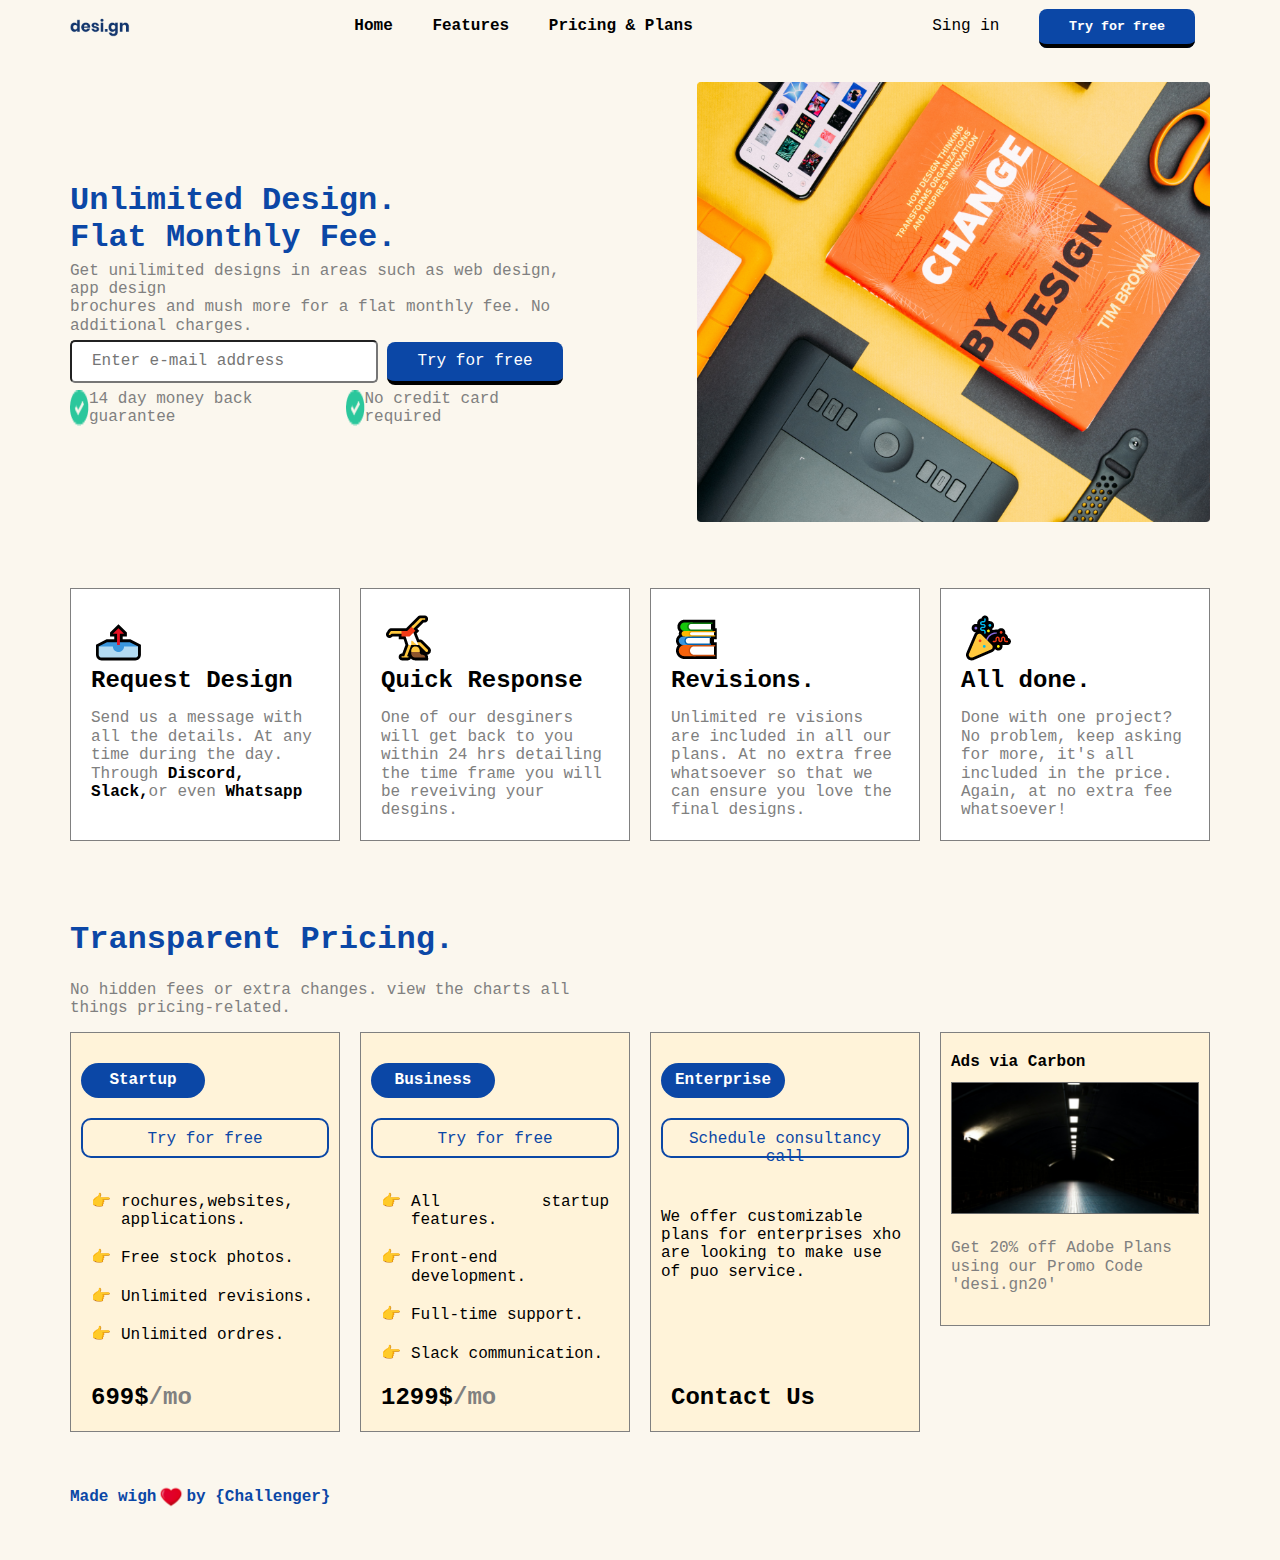
<file: index.html>
<!DOCTYPE html>
<html lang="en">
<head>
    <meta charset="UTF-8">
    <meta http-equiv="X-UA-Compatible" content="IE=edge">
    <meta name="viewport" content="width=device-width, initial-scale=1.0">
    <title>desgin</title>
    <link rel="stylesheet" href="style.css">
    <link rel="stylesheet" href="normalize.css">
    <link rel="stylesheet" href="https://unpkg.com/boxicons@2.1.2/css/boxicons.min.css">
</head>
<body>
    <!-- header -->
    <div class="header">
        <div class="container">
            <img class="logo" src="img/logo.png" alt="">
            <div class="links">
                 <ul>
                    <li><a href="#">Home</a></li>
                    <li><a href="#">Features</a></li>
                    <li><a href="#">Pricing & Plans</a></li>
                 </ul>
            </div>
            <div class="buttons">
                <ul>
                    <li><a href="#">Sing in</a></li>
                    <li><a class="try" href="#">Try for free</a></li>
                </ul>
            </div>
        </div>
    </div>
    <section>
        <div class="container">
            <div class="row">
                <div class="col">
                    <p id="title">Unlimited Design.<br>Flat Monthly Fee.</p>
                    <p>
                        Get unilimited designs in areas such as web design, app design <br>
                        brochures and mush more for a flat monthly fee. No additional charges.
                    </p>
                    <input type="text" placeholder="Enter e-mail address">
                    <input class="try" type="submit" value="Try for free">
                    <div class="span">
                        <p>
                            <img src="img/Checkmark.png" alt=""><span>14 day money back guarantee</span>
                        </p>
                        <p>
                            <img src="img/Checkmark.png" alt=""><span>No credit card required</span>
                        </p>
                    </div>
                </div>
                <div class="col hero">
                    <img src="img/BG Hero.png" alt="">
                </div>
            </div>
        </div>
    </section>
    <section class="features">
        <div class="container">
            <div class="grid">
                <img src="img/📤.png" alt="">
                <h2>Request Design</h2>
                <p>
                    Send us a message with all the details. At any time during the day. Through <strong>Discord, Slack,</strong>or even <strong>Whatsapp</strong>
                </p>
            </div>
            <div class="grid">
                <img src="img/🤸.png" alt="">
                <h2>Quick Response</h2>
                <p>
                    One of our desginers will get back to you within 24 hrs detailing the time frame you will be reveiving your desgins.
                </p>
            </div>
            <div class="grid">
                <img src="img/📚.png" alt="">
                <h2>Revisions.</h2>
                <p>
                    Unlimited re visions are included in all our plans. At no extra free whatsoever so that we can ensure you love the final designs.
                </p>
            </div>
            <div class="grid">
                <img src="img/🎉.png" alt="">
                <h2>All done.</h2>
                <p>
                    Done with one project? No problem, keep asking for more, it's all included in the price. Again, at no extra fee whatsoever!
                </p>
            </div>
        </div>
    </section>
    <section class="transparent">
        <div class="container">
            <div class="col">
                <h1>Transparent Pricing.</h1>
                <p>
                    No hidden fees or extra changes. view the charts all things pricing-related.
                </p>
            </div>
        </div>
    </section>
    <section class="Pricing">
        <div class="container">
            <div class="grid-princing">
                <div class="btn">
                    <a href="#">Startup</a>
                    <a href="#">Try for free</a>
                </div>
                <div class="links-princing">
                    <ul>
                        <li>&#x1F449;<a href="#">rochures,websites, applications.</a></li>
                        <li>&#x1F449;<a href="#">Free stock photos.</a></li>
                        <li>&#x1F449;<a href="#">Unlimited revisions.</a></li>
                        <li>&#x1F449;<a href="#">Unlimited ordres.</a></li>
                    </ul>
                    <div class="price">
                        <div class="contact">699$<span>/mo</span></div> 
                    </div>
                </div>
            </div>
            <div class="grid-princing">
                <div class="btn">
                    <a href="#">Business</a>
                    <a href="#">Try for free</a>
                </div>
                <div class="links-princing">
                    <ul>
                        <li>&#x1F449;<a href="#">All startup features.</a></li>
                        <li>&#x1F449;<a href="#">Front-end development.</a></li>
                        <li>&#x1F449;<a href="#">Full-time support.</a></li>
                        <li>&#x1F449;<a href="#">Slack communication.</a></li>
                    </ul>
                    <div class="price">
                        <div class="contact">1299$<span>/mo</span></div>   
                    </div>
                </div>
            </div>
            <div class="grid-princing">
                <div class="btn">
                    <a href="#">Enterprise</a>
                    <a href="#">Schedule consultancy call</a>
                </div>
                <div class="price">
                    <p>We offer customizable plans for enterprises xho are looking to make use of puo service.</p>
                    <div class="contact">Contact Us</div>
                </div>
            </div>
            <div class="grid-princing ads">
                <h4>Ads via Carbon</h4>
                <img src="img/ads.png" alt="">
                <p class="text-ads">
                    Get 20% off Adobe Plans using our Promo Code 'desi.gn20'
                </p>
            </div>
        </div>
    </section>
    <section class="copyright">
        <div class="container">
            <p>Made wigh<img src="img/heart-icon.png" alt="">by {Challenger}</p>
        </div>
    </section>
</body>
</html>
</file>
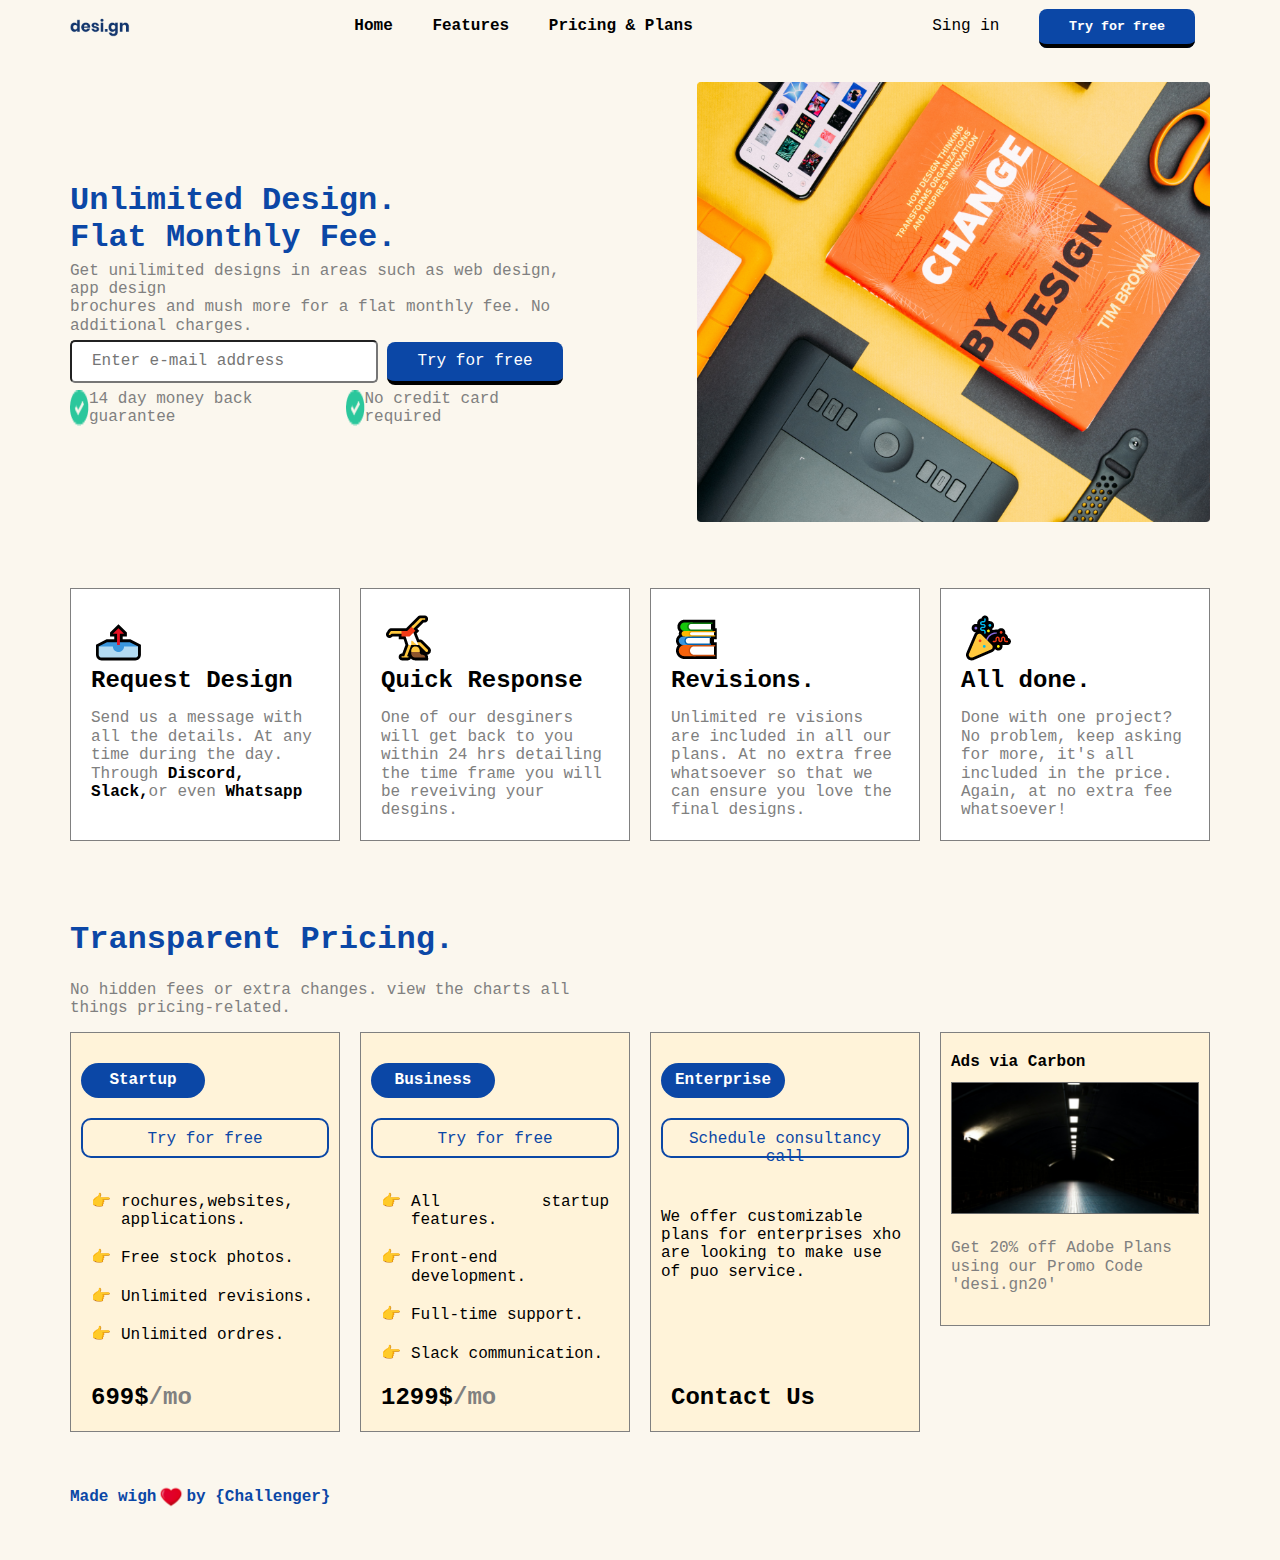
<file: template/index.html>
<!DOCTYPE html>
<html lang="en">
<head>
    <meta charset="UTF-8">
    <meta http-equiv="X-UA-Compatible" content="IE=edge">
    <meta name="viewport" content="width=device-width, initial-scale=1.0">
    <title>desgin</title>
    <link rel="stylesheet" href="style.css">
    <link rel="stylesheet" href="normalize.css">
</head>
<body>
    <!-- header -->
    <div class="header">
        <div class="container">
            <img class="logo" src="img/logo.png" alt="">
            <div class="links">
                 <ul>
                    <li><a href="#">Home</a></li>
                    <li><a href="#">Features</a></li>
                    <li><a href="#">Pricing & Plans</a></li>
                 </ul>
            </div>
            <div class="buttons">
                <ul>
                    <li><a href="#">Sing in</a></li>
                    <li><a class="try" href="#">Try for free</a></li>
                </ul>
            </div>
        </div>
    </div>
    <section>
        <div class="container">
            <div class="row">
                <div class="col">
                    <p id="title">Unlimited Design.<br>Flat Monthly Fee.</p>
                    <p>
                        Get unilimited designs in areas such as web design, app design <br>
                        brochures and mush more for a flat monthly fee. No additional charges.
                    </p>
                    <input type="text" placeholder="Enter e-mail address">
                    <input class="try" type="submit" value="Try for free">
                    <div class="span">
                        <p>
                            <img src="img/Checkmark.png" alt=""><span>14 day money back guarantee</span>
                        </p>
                        <p>
                            <img src="img/Checkmark.png" alt=""><span>No credit card required</span>
                        </p>
                    </div>
                </div>
                <div class="col hero">
                    <img src="img/BG Hero.png" alt="">
                </div>
            </div>
        </div>
    </section>
    <section class="features">
        <div class="container">
            <div class="grid">
                <img src="img/📤.png" alt="">
                <h2>Request Design</h2>
                <p>
                    Send us a message with all the details. At any time during the day. Through <strong>Discord, Slack,</strong>or even <strong>Whatsapp</strong>
                </p>
            </div>
            <div class="grid">
                <img src="img/🤸.png" alt="">
                <h2>Quick Response</h2>
                <p>
                    One of our desginers will get back to you within 24 hrs detailing the time frame you will be reveiving your desgins.
                </p>
            </div>
            <div class="grid">
                <img src="img/📚.png" alt="">
                <h2>Revisions.</h2>
                <p>
                    Unlimited re visions are included in all our plans. At no extra free whatsoever so that we can ensure you love the final designs.
                </p>
            </div>
            <div class="grid">
                <img src="img/🎉.png" alt="">
                <h2>All done.</h2>
                <p>
                    Done with one project? No problem, keep asking for more, it's all included in the price. Again, at no extra fee whatsoever!
                </p>
            </div>
        </div>
    </section>
    <section class="transparent">
        <div class="container">
            <div class="col">
                <h1>Transparent Pricing.</h1>
                <p>
                    No hidden fees or extra changes. view the charts all things pricing-related.
                </p>
            </div>
        </div>
    </section>
    <section class="Pricing">
        <div class="container">
            <div class="grid-princing">
                <div class="btn">
                    <a href="#">Startup</a>
                    <a href="#">Try for free</a>
                </div>
                <div class="links-princing">
                    <ul>
                        <li>&#x1F449;<a href="#">rochures,websites, applications.</a></li>
                        <li>&#x1F449;<a href="#">Free stock photos.</a></li>
                        <li>&#x1F449;<a href="#">Unlimited revisions.</a></li>
                        <li>&#x1F449;<a href="#">Unlimited ordres.</a></li>
                    </ul>
                    <div class="price">
                        <div class="contact">699$<span>/mo</span></div> 
                    </div>
                </div>
            </div>
            <div class="grid-princing">
                <div class="btn">
                    <a href="#">Business</a>
                    <a href="#">Try for free</a>
                </div>
                <div class="links-princing">
                    <ul>
                        <li>&#x1F449;<a href="#">All startup features.</a></li>
                        <li>&#x1F449;<a href="#">Front-end development.</a></li>
                        <li>&#x1F449;<a href="#">Full-time support.</a></li>
                        <li>&#x1F449;<a href="#">Slack communication.</a></li>
                    </ul>
                    <div class="price">
                        <div class="contact">1299$<span>/mo</span></div>   
                    </div>
                </div>
            </div>
            <div class="grid-princing">
                <div class="btn">
                    <a href="#">Enterprise</a>
                    <a href="#">Schedule consultancy call</a>
                </div>
                <div class="price">
                    <p>We offer customizable plans for enterprises xho are looking to make use of puo service.</p>
                    <div class="contact">Contact Us</div>
                </div>
            </div>
            <div class="grid-princing ads">
                <h4>Ads via Carbon</h4>
                <img src="img/ads.png" alt="">
                <p class="text-ads">
                    Get 20% off Adobe Plans using our Promo Code 'desi.gn20'
                </p>
            </div>
        </div>
    </section>
    <section class="copyright">
        <div class="container">
            <p>Made wigh<img src="img/heart-icon.png" alt="">by {Challenger}</p>
        </div>
    </section>
</body>
</html>
</file>
<file: style.css>
*{
    padding: 0;
    margin: 0;
    box-sizing: border-box;
}

body {
    background-color: #FBF7EE;
    font-family:Andale Mono, monospace;
}
.container {
    padding-left: 15px;
    padding-right: 15px;
    margin-left: auto;
    margin-right: auto;
}

/* Header */
.header {
    padding: 15px;
}

.header .container {
    display: flex;
    justify-content: space-between;
    align-items: center;
}

.header .logo {
    width: 60px;
}

.header ul li {
    list-style: none;
    display: inline;
    padding: 15px;
}

.links a {
    text-decoration: none;
    color: black;
    font-weight: bold;
}

.buttons a {
    text-decoration: none;
    color: black;
}

.try {
    background-color: #0B47A6;
    padding: 10px 30px;
    border-radius: 8px;
    border: none;
    border-bottom: 4px solid black;
}

.buttons .try{
    color: white;
    font-size: smaller;
    font-weight: bold;
}



/* Header */
/* section */
.row {
    display: flex;
    justify-content: space-between;
    align-items: center;
    width: 100%;
    margin-top: 30px;
}

.col {
    width: 45%;
}

.hero img {
    width: 100%;
}

.col p {
    color: gray;
    margin-top:5px;
    margin-bottom:5px;
}

#title {
    font-size: xx-large;
    color: #0B47A6;
    font-weight: bold;
}

.span span {
    color: gray;
}

.col input[type=text] {
    padding: 10px 20px;
    border-radius: 5px;
    width: 60%;
}

.col .try {
    color: white;
}

.span , .span p{
    display: flex;
    justify-content:space-between;
}

/* section */
/* features */
.features {
    padding-top: 60px;
    padding-bottom: 60px;
}

.features .container {
    display: grid;
    grid-template-columns: repeat(auto-fill, minmax(250px,1fr));
    grid-gap: 20px ;
}

.grid {
    border: 1px solid grey;
    background-color:#FFFFFF;
    text-align: justify;
    padding: 20px;
}

.grid p{
    color: gray;
    text-align: start;
    margin-top: 15px;
}

.grid p strong {
    color: black;
}

/* features */
/* Pricing */
.transparent h1 {
    font-size: xx-large;
    color: #0B47A6;
}

.transparent p {
    color: gray;
    margin-top:15px;
    margin-bottom:15px;
}

.Pricing .container {
    display: grid;
    grid-template-columns: repeat(auto-fill, minmax(250px,1fr));
    grid-gap: 20px ;
}

.grid-princing {
    border: 1px solid grey;
    background-color: #FFF3D9;
    text-align: start;
    padding: 10px;
    position: relative;
    height: 400px;
}

.grid-princing a {
    text-decoration: none;
    color: black;
    text-align: start;
}

.grid-princing .btn a:first-child {
    background-color: #0B47A6;
    color: white;
    padding: 8px;
    margin: 20px 0;
    width: 50%;
    border-radius: 20px;
    border: #0B47A6;
    display: block;
    font-weight: bold;
    text-decoration: none;
    text-align: center;
}

.btn a:nth-child(2){
    text-decoration: none;
    color: #0B47A6;
    background-color: #FFF3D9;
    padding: 10px;
    border: 2px solid #0B47A6 ;
    border-radius: 10px;
    text-align: center;
    margin-bottom: 10px;
    height: 40px;
}

.btn a:nth-child(2):hover{
    background-color: #0B47A6;
    color: white;
    border-bottom: 4px solid black;
}

.btn {
    display: flex;
    justify-content:center ;
    flex-direction: column;
}

.links-princing {
    margin-top:15px;
}

.links-princing ul li {
    list-style: none;
    padding: 10px;
    display: flex;
}

.links-princing ul li a:hover{
    font-weight: 800;
}

.links-princing li a {
    text-align: justify;
    margin-left: 10px;
}

.grid-princing p{
    margin-top: 20px;
    margin-bottom: 20px;
}

.price {
    margin-top: 40px;
}

.contact {
    position: absolute;
    bottom: 20px;
    font-weight: bold;
    font-size: x-large;
    margin-left: 10px;
}

.contact span {
    color: gray;
}

.grid-princing img{
    width: 100%;
}

.ads {
    height: max-content;
}

.ads h4 {
    margin-top: 10px;
    margin-bottom: 10px;
}

.text-ads {
    color: gray;
}

.copyright {
    margin-top: 50px;
    margin-bottom: 50px;
}

.copyright p {
    color: #0B47A6;
    font-weight: bold;
}

.copyright img {
    width: 30px;
}

.copyright p , .copyright img {
    display: flex;
    align-items: center;
}

/* Pricing */

/* media query small */
@media (min-width: 768px) {
    .container {
        width: 750px;
    }
}
/* media query Medium */
@media (min-width: 992px) {
    .container {
        width: 970px;
    }
}
/* media query Large */
@media (min-width: 1200px) {
    .container {
        width: 1170px;
    }
}
@media (max-width: 1200px) {
    .span {
        display: inline-block;
    }

    .span p{
        display: inline-flex;
    }

    .try {
        margin-top: 10px;
    }
}

@media (max-width: 770px){
    .hero {
        width: 100%;
    }

    .row {
        display: block;
    }

    .buttons li a{
        display: none;
    }

    .header .container {
        display: block;
    }

    .logo {
        display: block;
        margin: auto;
    }

    .links {
        margin-top: 20px;
        text-align: center;
    }

    .container .row .col {
        margin: auto;
        width: 100%;
    }

    .container .row .hero {
        margin-top: 30px;
    }
    

    
}
</file>
<file: template/style.css>
*{
    padding: 0;
    margin: 0;
    box-sizing: border-box;
}

body {
    background-color: #FBF7EE;
    font-family:Andale Mono, monospace;
}
.container {
    padding-left: 15px;
    padding-right: 15px;
    margin-left: auto;
    margin-right: auto;
}

/* Header */
.header {
    padding: 15px;
}

.header .container {
    display: flex;
    justify-content: space-between;
    align-items: center;
}

.header .logo {
    width: 60px;
}

.header ul li {
    list-style: none;
    display: inline;
    padding: 15px;
}

.links a {
    text-decoration: none;
    color: black;
    font-weight: bold;
}

.buttons a {
    text-decoration: none;
    color: black;
}

.try {
    background-color: #0B47A6;
    padding: 10px 30px;
    border-radius: 8px;
    border: none;
    border-bottom: 4px solid black;
}

.buttons .try{
    color: white;
    font-size: smaller;
    font-weight: bold;
}

/* Header */
/* section */
.row {
    display: flex;
    justify-content: space-between;
    align-items: center;
    width: 100%;
    margin-top: 30px;
}

.col {
    width: 45%;
}

.hero img {
    width: 100%;
}

.col p {
    color: gray;
    margin-top:5px;
    margin-bottom:5px;
}

#title {
    font-size: xx-large;
    color: #0B47A6;
    font-weight: bold;
}

.span span {
    color: gray;
}

.col input[type=text] {
    padding: 10px 20px;
    border-radius: 5px;
    width: 60%;
}

.col .try {
    color: white;
}

.span , .span p{
    display: flex;
    justify-content:space-between;
}

/* section */
/* features */
.features {
    padding-top: 60px;
    padding-bottom: 60px;
}

.features .container {
    display: grid;
    grid-template-columns: repeat(auto-fill, minmax(250px,1fr));
    grid-gap: 20px ;
}

.grid {
    border: 1px solid grey;
    background-color:#FFFFFF;
    text-align: justify;
    padding: 20px;
}

.grid p{
    color: gray;
    text-align: start;
    margin-top: 15px;
}

.grid p strong {
    color: black;
}

/* features */
/* Pricing */
.transparent h1 {
    font-size: xx-large;
    color: #0B47A6;
}

.transparent p {
    color: gray;
    margin-top:15px;
    margin-bottom:15px;
}

.Pricing .container {
    display: grid;
    grid-template-columns: repeat(auto-fill, minmax(250px,1fr));
    grid-gap: 20px ;
}

.grid-princing {
    border: 1px solid grey;
    background-color: #FFF3D9;
    text-align: start;
    padding: 10px;
    position: relative;
    height: 400px;
}

.grid-princing a {
    text-decoration: none;
    color: black;
    text-align: start;
}

.grid-princing .btn a:first-child {
    background-color: #0B47A6;
    color: white;
    padding: 8px;
    margin: 20px 0;
    width: 50%;
    border-radius: 20px;
    border: #0B47A6;
    display: block;
    font-weight: bold;
    text-decoration: none;
    text-align: center;
}

.btn a:nth-child(2){
    text-decoration: none;
    color: #0B47A6;
    background-color: #FFF3D9;
    padding: 10px;
    border: 2px solid #0B47A6 ;
    border-radius: 10px;
    text-align: center;
    margin-bottom: 10px;
    height: 40px;
}

.btn a:nth-child(2):hover{
    background-color: #0B47A6;
    color: white;
    border-bottom: 4px solid black;
}

.btn {
    display: flex;
    justify-content:center ;
    flex-direction: column;
}

.links-princing {
    margin-top:15px;
}

.links-princing ul li {
    list-style: none;
    padding: 10px;
    display: flex;
}

.links-princing ul li a:hover{
    font-weight: 800;
}

.links-princing li a {
    text-align: justify;
    margin-left: 10px;
}

.grid-princing p{
    margin-top: 20px;
    margin-bottom: 20px;
}

.price {
    margin-top: 40px;
}

.contact {
    position: absolute;
    bottom: 20px;
    font-weight: bold;
    font-size: x-large;
    margin-left: 10px;
}

.contact span {
    color: gray;
}

.grid-princing img{
    width: 100%;
}

.ads {
    height: max-content;
}

.ads h4 {
    margin-top: 10px;
    margin-bottom: 10px;
}

.text-ads {
    color: gray;
}

.copyright {
    margin-top: 50px;
    margin-bottom: 50px;
}

.copyright p {
    color: #0B47A6;
    font-weight: bold;
}

.copyright img {
    width: 30px;
}

.copyright p , .copyright img {
    display: flex;
    align-items: center;
}

/* Pricing */

/* media query small */
@media (min-width: 768px) {
    .container {
        width: 750px;
    }
}
/* media query Medium */
@media (min-width: 992px) {
    .container {
        width: 970px;
    }
}
/* media query Large */
@media (min-width: 1200px) {
    .container {
        width: 1170px;
    }
}
@media (max-width: 1200px) {
    .span {
        display: inline-block;
    }

    .span p{
        display: inline-flex;
    }

    .try {
        margin-top: 10px;
    }
}

@media (max-width: 760px){
    .hero {
        width: 100%;
    }
    .row {
        display: block;
    }
}
</file>
